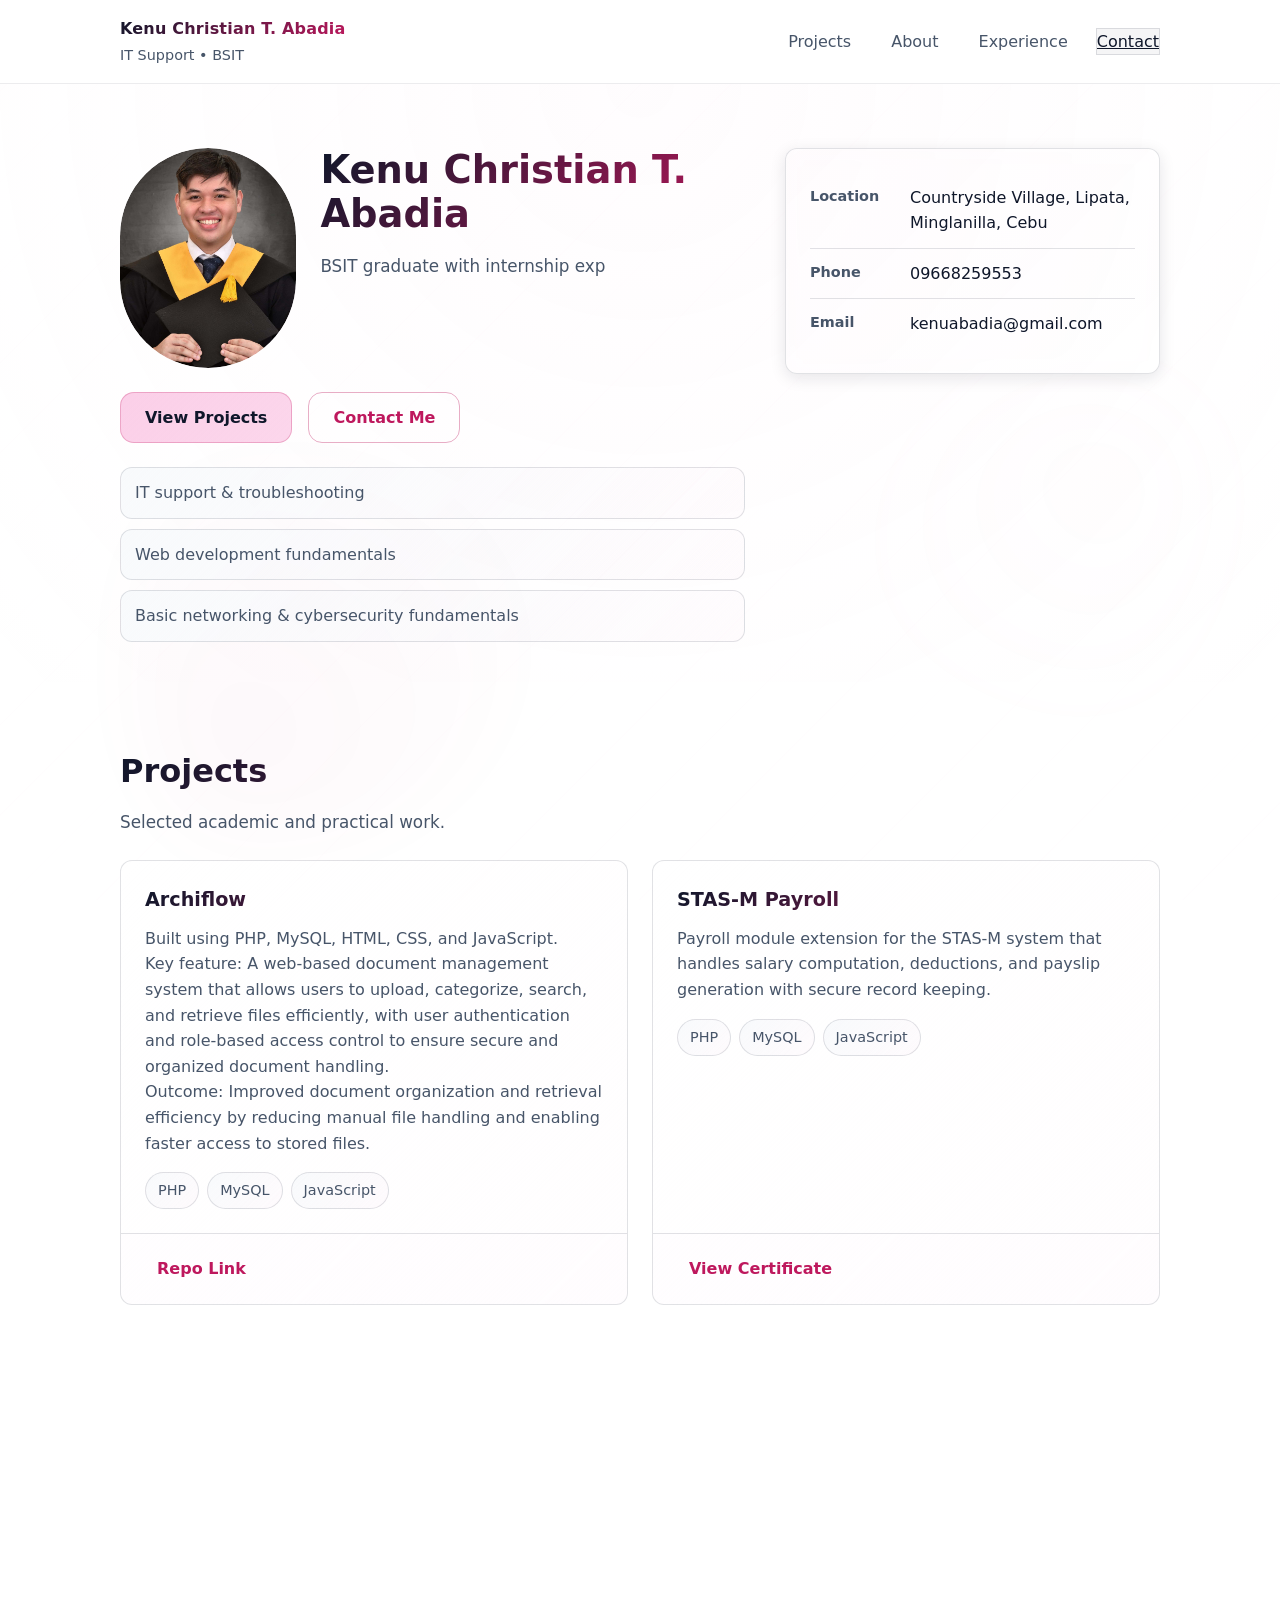
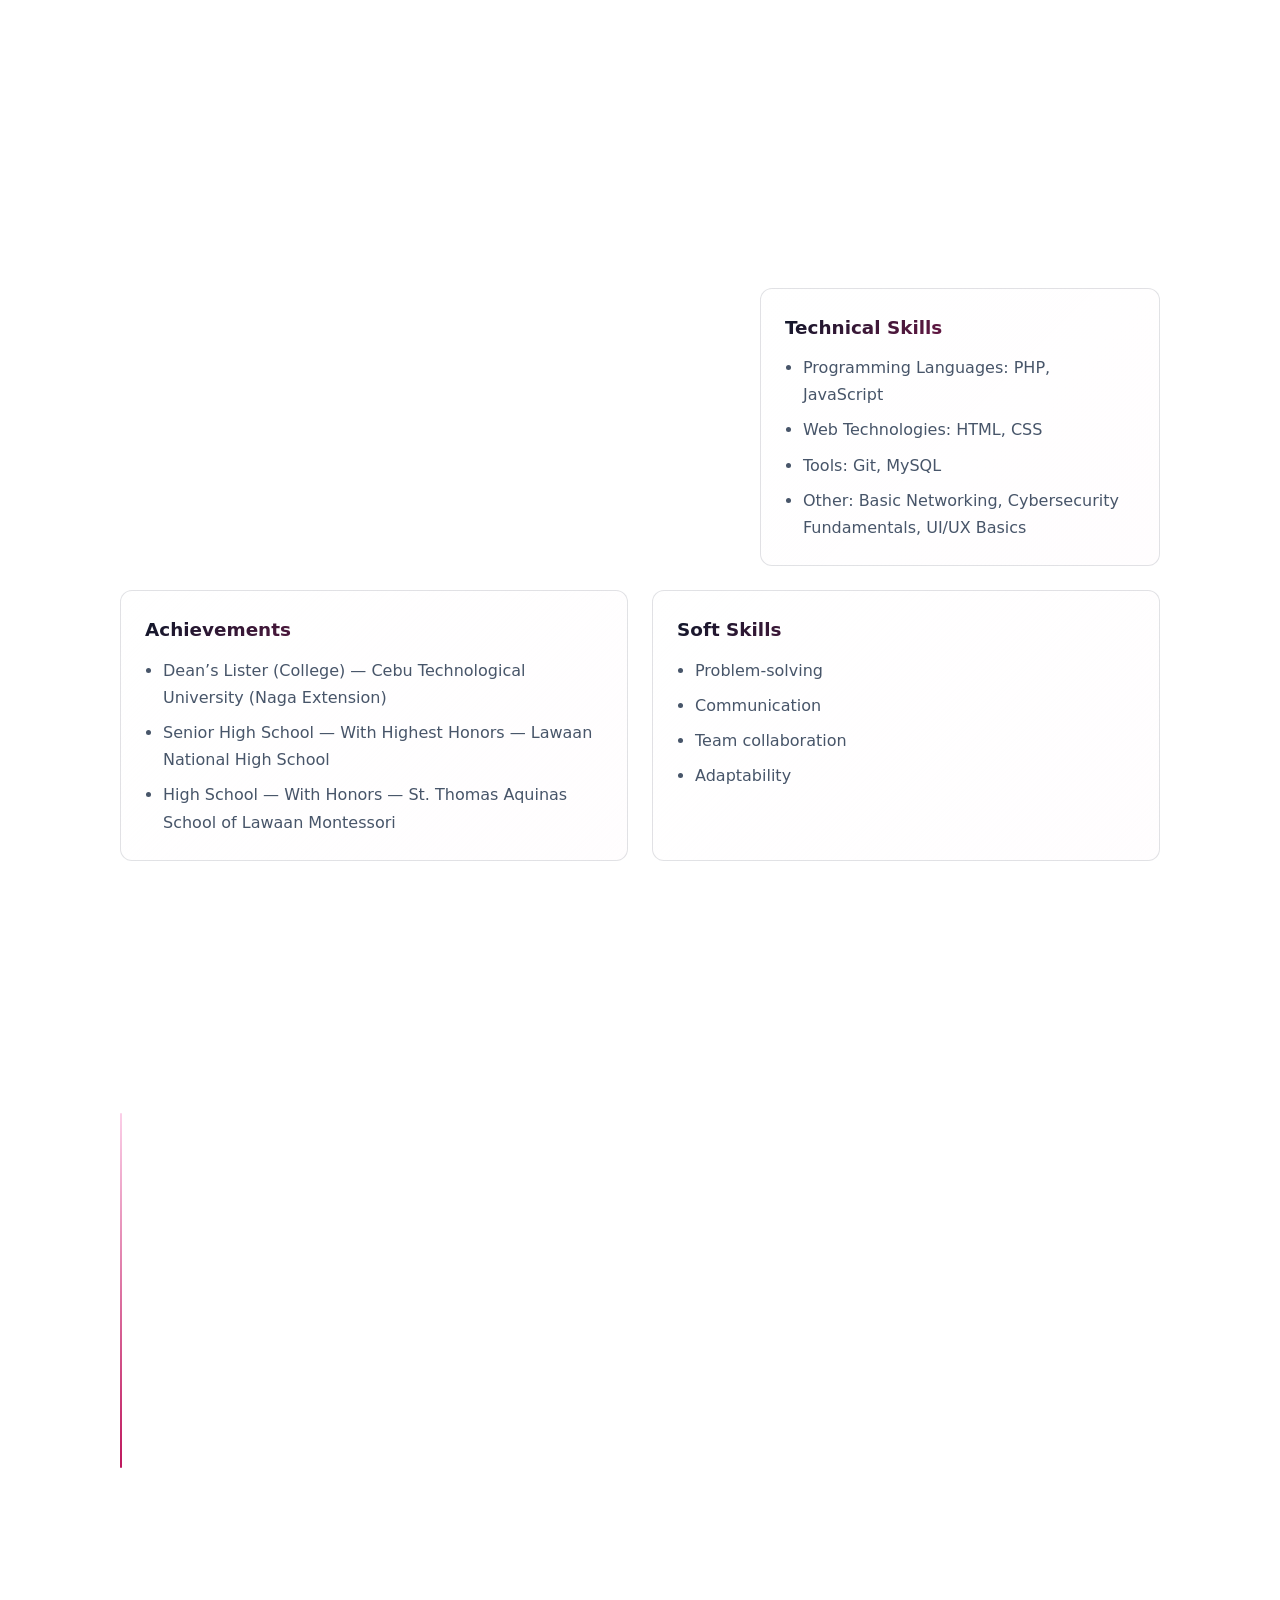
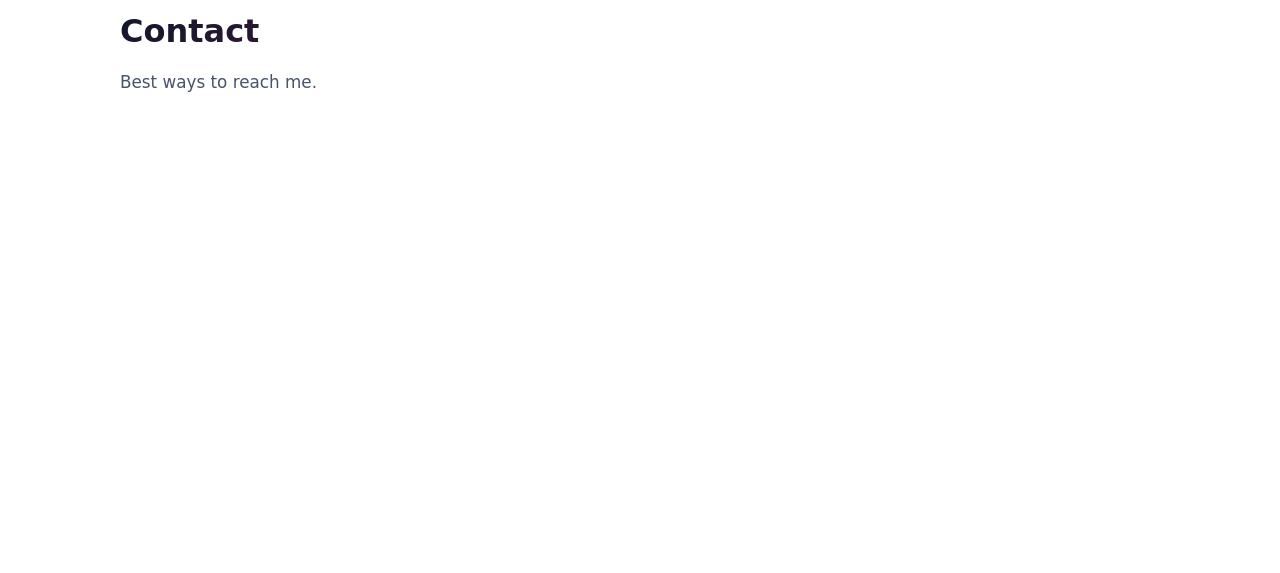
<file: index.html>
<!doctype html>
<html lang="en">
  <head>
    <meta charset="UTF-8" />
    <meta name="viewport" content="width=device-width, initial-scale=1" />
    <title>Kenu Christian T. Abadia — IT Portfolio</title>
    <meta
      name="description"
      content="One-page IT portfolio featuring projects, skills, experience, and contact details."
    />
    <link rel="stylesheet" href="css/modern.css" />
    <link rel="stylesheet" href="css/image-modal.css" />
  </head>
  <body>
    <div class="scroll-progress"></div>
    <div class="animated-bg-blob blob-1"></div>
    <div class="animated-bg-blob blob-2"></div>

    <header class="site-header">
      <div class="container header-inner">
        <a class="brand" href="#top" aria-label="Go to top">
          <span class="brand-name">Kenu Christian T. Abadia</span>
          <span class="brand-role">IT Support • BSIT</span>
        </a>

        <nav class="nav" aria-label="Primary">
          <a href="#projects" class="nav-link">Projects</a>
          <a href="#about" class="nav-link">About</a>
          <a href="#experience" class="nav-link">Experience</a>
          <a class="nav-cta" href="#contact">Contact</a>
        </nav>
      </div>
    </header>

    <main id="top">
      <section class="hero" aria-label="Introduction" data-scroll>
        <div class="container hero-inner">
          <div class="hero-copy">
            <div class="hero-top">
              <a
                class="avatar-link"
                href="assets/img/profile.jpg"
                target="_blank"
                rel="noopener noreferrer"
                aria-label="Open profile photo in a new tab"
              >
                <img
                  class="avatar"
                  src="assets/img/profile.jpg"
                  width="220"
                  height="220"
                  alt="Profile photo of Kenu Christian T. Abadia"
                />
              </a>

              <div>
                <h1 class="hero-title" data-scroll>Kenu Christian T. Abadia</h1>
                <p class="hero-subtitle" data-scroll-type="typing">
                  BSIT graduate with internship experience in IT support and exposure to web development. Skilled in PHP, JavaScript, HTML, CSS, Git, and MySQL.
                </p>
              </div>
            </div>
            <div class="hero-actions" data-scroll>
              <a class="button" href="#projects">View Projects</a>
              <a class="button button-secondary" href="#contact">Contact Me</a>
            </div>

            <ul class="hero-highlights" aria-label="Highlights" data-scroll>
              <li>IT support & troubleshooting</li>
              <li>Web development fundamentals</li>
              <li>Basic networking & cybersecurity fundamentals</li>
            </ul>
          </div>

          <div class="hero-card" aria-label="Quick info" data-scroll>
            <div class="quick-row">
              <span class="quick-label">Location</span>
              <span class="quick-value">Countryside Village, Lipata, Minglanilla, Cebu</span>
            </div>
            <div class="quick-row">
              <span class="quick-label">Phone</span>
              <a class="quick-value" href="tel:+639668259553">09668259553</a>
            </div>
            <div class="quick-row">
              <span class="quick-label">Email</span>
              <a class="quick-value" href="mailto:kenuabadia@gmail.com">kenuabadia@gmail.com</a>
            </div>
          </div>
        </div>
      </section>

      <section class="section" id="projects" aria-label="Projects" data-scroll>
        <div class="container">
          <header class="section-header" data-scroll>
            <h2>Projects</h2>
            <p class="section-lede">
              Selected academic and practical work.
            </p>
          </header>

          <div class="grid cards">
            <article class="card" data-scroll>
              <div class="card-overlay"></div>
              <div class="card-body">
                <h3>Archiflow</h3>
                <p>Built using PHP, MySQL, HTML, CSS, and JavaScript.</p>
                <p class="card-detail">Key feature: <span class="muted">A web-based document management system that allows users to upload, categorize, search, and retrieve files efficiently, with user authentication and role-based access control to ensure secure and organized document handling.</span></p>
                <p class="card-detail">Outcome: <span class="muted">Improved document organization and retrieval efficiency by reducing manual file handling and enabling faster access to stored files.</span></p>
                <ul class="tags" aria-label="Tech used">
                  <li>PHP</li>
                  <li>MySQL</li>
                  <li>JavaScript</li>
                </ul>
              </div>
              <div class="card-footer">
                <a
                  class="link"
                  href="https://github.com/Kenu1030/Archiflow"
                  target="_blank"
                  rel="noopener noreferrer"
                >
                  Repo Link
                </a>
              </div>
            </article>

            <article class="card" data-scroll>
              <div class="card-overlay"></div>
              <div class="card-body">
                <h3>STAS-M Payroll</h3>
                <p>
                  Payroll module extension for the STAS-M system that handles salary computation, deductions, and payslip generation with secure record keeping.
                </p>
                <ul class="tags" aria-label="Tech used">
                  <li>PHP</li>
                  <li>MySQL</li>
                  <li>JavaScript</li>
                </ul>
              </div>
              <div class="card-footer">
                <a
                  class="link"
                  href="assets/img/certificate.jpg"
                  aria-label="View STAS-M Payroll certificate"
                >
                  View Certificate
                </a>
              </div>
            </article>

            <article class="card" data-scroll>
              <div class="card-overlay"></div>
              <div class="card-body">
                <h3>Job Tracker — AI Resume Critique</h3>
                <p>
                  Applicant tracking and job management tool with an integrated AI assistant that reads resumes and provides automated critique and improvement suggestions.
                </p>
                <ul class="tags" aria-label="Tech used">
                  <li>Node.js</li>
                  <li>JavaScript</li>
                  <li>AI</li>
                </ul>
              </div>
              <div class="card-footer">
                <a
                  class="link"
                  href="https://github.com/Kenu1030/job-tracker"
                  target="_blank"
                  rel="noopener noreferrer"
                >
                  Repo Link
                </a>
              </div>
            </article>

            <article class="card" data-scroll>
              <div class="card-overlay"></div>
              <div class="card-body">
                <h3>STAS-M Student System Management</h3>
                <p>
                  Enables administrators to manage student records,
                  including registration, updating profiles, and tracking academic information,
                  with a searchable database and user-friendly interface.
                </p>
                <ul class="tags" aria-label="Tech used">
                  <li>PHP</li>
                  <li>MySQL</li>
                  <li>JavaScript</li>
                </ul>
              </div>
              <div class="card-footer">
                <a
                  class="link"
                  href="assets/img/certificate.jpg"
                  aria-label="View STAS-M certificate"
                >
                  View Certificate
                </a>
              </div>
            </article>
          </div>
        </div>
      </section>

      <section class="section" id="about" aria-label="About" data-scroll>
        <div class="container">
          <header class="section-header" data-scroll>
            <h2>About</h2>
            <p class="section-lede">
              Professional summary, skills, and strengths.
            </p>
          </header>

          <div class="split">
            <div data-scroll>
              <p>
                I’m a BSIT graduate with hands-on internship
                experience supporting users and maintaining IT systems.
                I enjoy troubleshooting, building efficient workflows, and
                improving systems through clear documentation.
              </p>
              <p>
                I’m also interested in software development and web systems,
                and I’m looking for roles where I can contribute and grow.
              </p>
            </div>

            <div class="panel" data-scroll>
              <h3 class="panel-title">Technical Skills</h3>
              <ul class="bullets">
                <li>Programming Languages: PHP, JavaScript</li>
                <li>Web Technologies: HTML, CSS</li>
                <li>Tools: Git, MySQL</li>
                <li>Other: Basic Networking, Cybersecurity Fundamentals, UI/UX Basics</li>
              </ul>
            </div>
          </div>

          <div class="grid two-up" aria-label="Additional strengths">
            <div class="panel" data-scroll>
              <h3 class="panel-title">Achievements</h3>
              <ul class="bullets">
                <li>Dean’s Lister (College) — Cebu Technological University (Naga Extension)</li>
                <li>Senior High School — With Highest Honors — Lawaan National High School</li>
                <li>High School — With Honors — St. Thomas Aquinas School of Lawaan Montessori</li>
              </ul>
            </div>

            <div class="panel" data-scroll>
              <h3 class="panel-title">Soft Skills</h3>
              <ul class="bullets">
                <li>Problem-solving</li>
                <li>Communication</li>
                <li>Team collaboration</li>
                <li>Adaptability</li>
              </ul>
            </div>
          </div>
        </div>
      </section>

      <section class="section" id="experience" aria-label="Experience" data-scroll>
        <div class="container">
          <header class="section-header" data-scroll>
            <h2>Experience</h2>
            <p class="section-lede">Internship experience and education.</p>
          </header>

          <div class="stack">
            <article class="timeline-item" data-scroll>
              <div class="timeline-top">
                <h3>IT Intern (On-the-Job Training) — St. Thomas Aquinas School of Lawaan Montessori</h3>
                <span class="muted">January — May</span>
              </div>
              <ul class="bullets">
                <li>Assisted in troubleshooting hardware and software issues in the IT department</li>
                <li>Supported system installation, configuration, and maintenance</li>
                <li>Handled basic IT support requests and user assistance</li>
                <li>Collaborated with the team in maintaining office IT systems</li>
              </ul>
            </article>

            <article class="timeline-item" data-scroll>
              <div class="timeline-top">
                <h3>Bachelor of Science in Information Technology — Cebu Technological University (Naga Extension)</h3>
                <span class="muted">Expected Graduation</span>
              </div>
              <p>Relevant Coursework: <span class="muted">Web Development, Software Engineering</span></p>
            </article>
          </div>
        </div>
      </section>

      <section class="section" id="contact" aria-label="Contact" data-scroll>
        <div class="container">
          <header class="section-header" data-scroll>
            <h2>Contact</h2>
            <p class="section-lede">
              Best ways to reach me.
            </p>
          </header>

          <div class="contact">
            <div class="panel" data-scroll>
              <h3 class="panel-title">Message</h3>
              <p>
                Email: <a class="link" href="mailto:kenuabadia@gmail.com">kenuabadia@gmail.com</a>
              </p>
              <p>
                Phone: <a class="link" href="tel:+639668259553">09668259553</a>
              </p>
              <p class="muted">Location: Countryside Village, Lipata, Minglanilla, Cebu</p>
            </div>

            <div class="panel" data-scroll>
              <h3 class="panel-title">What I’m looking for</h3>
              <ul class="bullets">
                <li>IT support / helpdesk / desktop support</li>
                <li>Entry-level IT operations / system support</li>
                <li>Junior web / software roles where I can grow</li>
              </ul>
            </div>
          </div>
        </div>
      </section>
    </main>

    <footer class="site-footer" data-scroll>
      <div class="container footer-inner">
        <p class="muted">© Kenu Christian T. Abadia</p>
        <p class="muted">Built with HTML + CSS + Modern Interactions</p>
      </div>
    </footer>

    <script src="js/interactions.js"></script>
    <script src="js/image-modal.js"></script>
  </body>
</html>
</file>
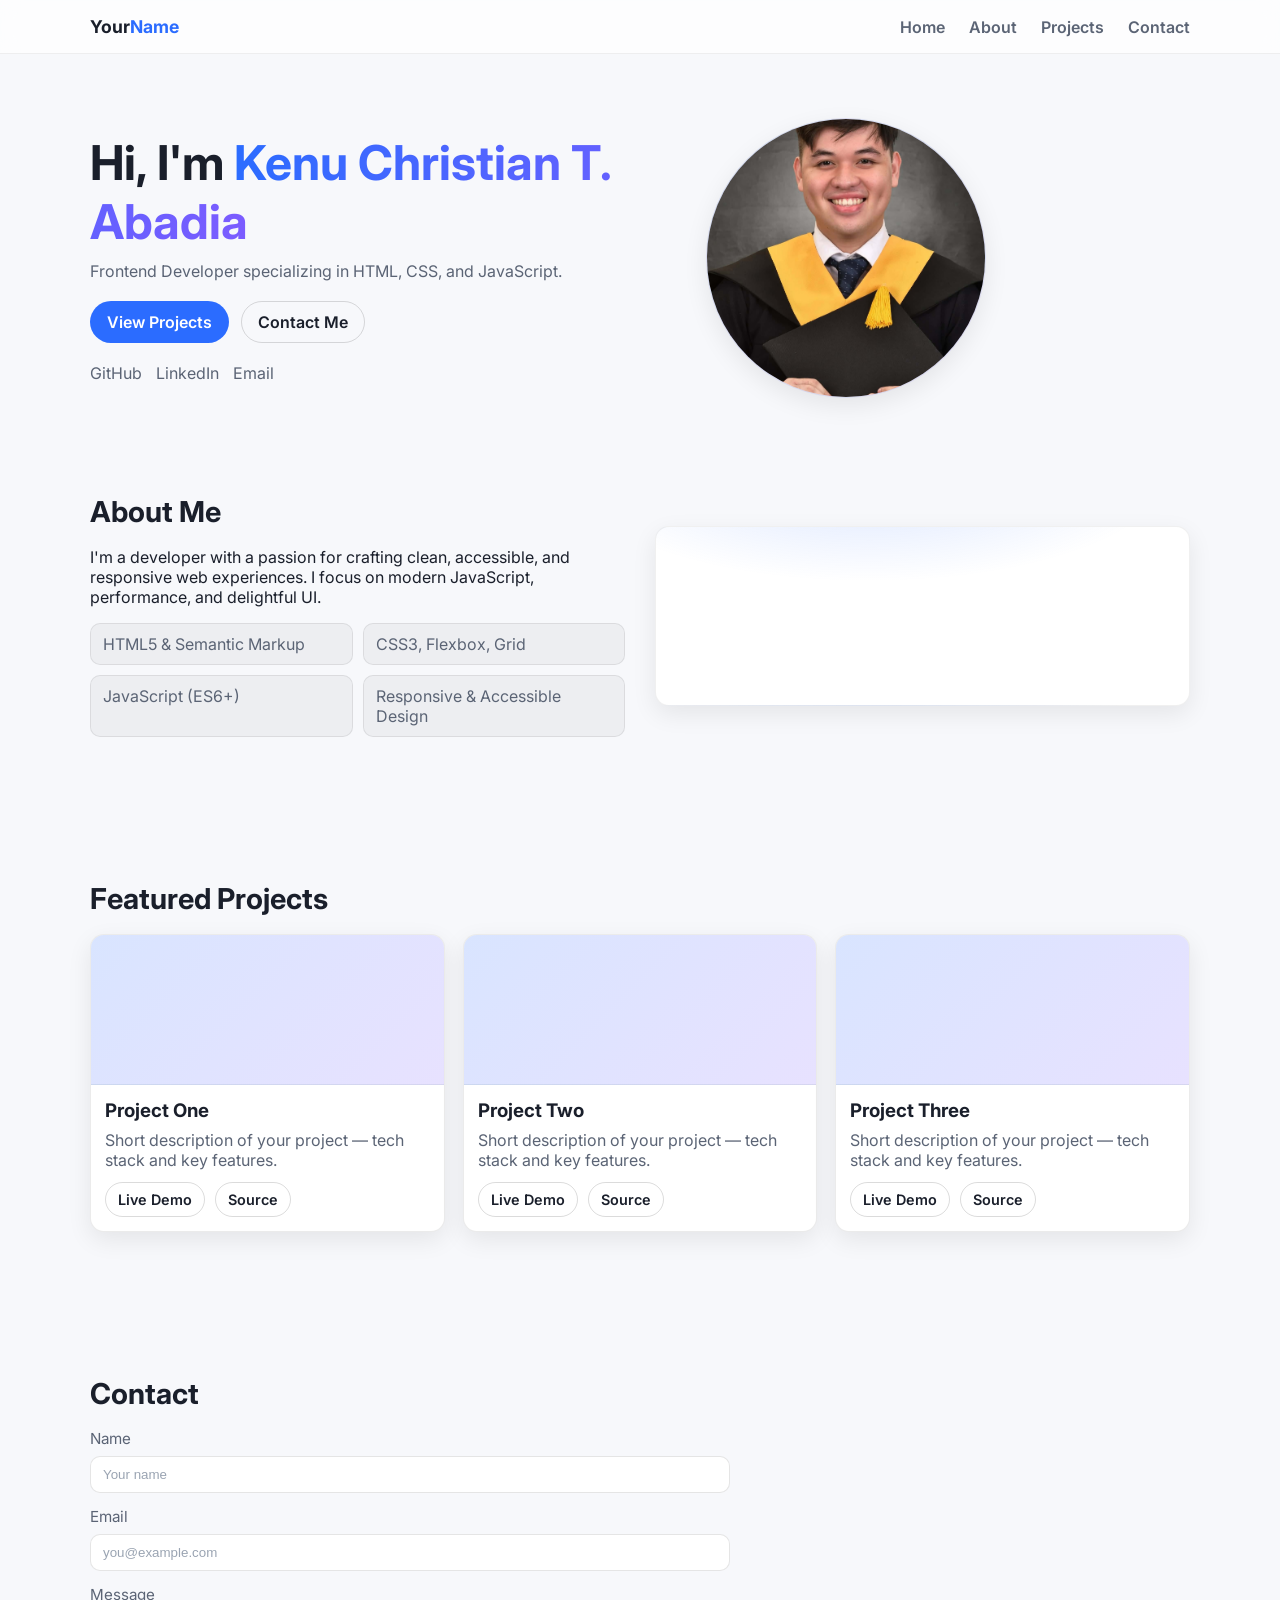
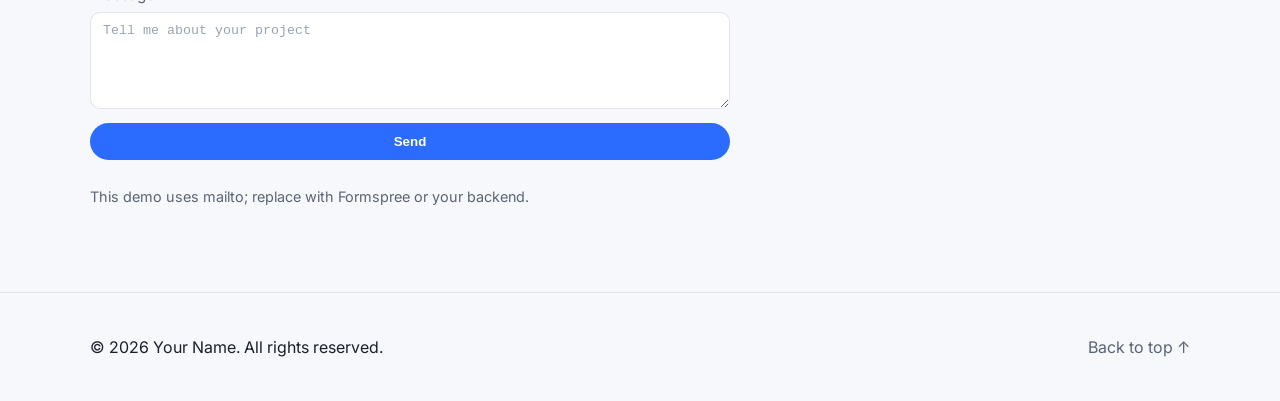
<file: Portfolio/index.html>
<!DOCTYPE html>
<html lang="en">
<head>
  <meta charset="utf-8" />
  <meta name="viewport" content="width=device-width, initial-scale=1" />
  <title>Portfolio — Your Name</title>
  <meta name="description" content="Personal portfolio of Your Name: Frontend Developer, UI/UX, and JavaScript engineer." />
  <link rel="preconnect" href="https://fonts.googleapis.com">
  <link rel="preconnect" href="https://fonts.gstatic.com" crossorigin>
  <link href="https://fonts.googleapis.com/css2?family=Inter:wght@400;600;700&display=swap" rel="stylesheet">
  <link rel="stylesheet" href="styles.css" />
</head>
<body>
  <header class="site-header">
    <div class="container nav-wrap">
      <a href="#home" class="logo">Your<span>Name</span></a>
      <button class="nav-toggle" aria-label="Toggle navigation" aria-expanded="false">
        <span class="bar"></span><span class="bar"></span><span class="bar"></span>
      </button>
      <nav class="nav" aria-label="Primary">
        <ul>
          <li><a href="#home">Home</a></li>
          <li><a href="#about">About</a></li>
          <li><a href="#projects">Projects</a></li>
          <li><a href="#contact">Contact</a></li>
        </ul>
      </nav>
    </div>
  </header>

  <main id="home" class="hero">
    <div class="container hero-inner">
      <div class="hero-text" data-reveal>
        <h1>Hi, I'm <span class="accent"> Kenu Christian T. Abadia </span></h1>
        <p class="subtitle">Frontend Developer specializing in HTML, CSS, and JavaScript.</p>
        <div class="cta">
          <a href="#projects" class="btn primary">View Projects</a>
          <a href="#contact" class="btn">Contact Me</a>
        </div>
        <div class="socials">
          <a href="https://github.com/yourusername" target="_blank" rel="noopener" aria-label="GitHub">GitHub</a>
          <a href="https://www.linkedin.com/in/yourusername" target="_blank" rel="noopener" aria-label="LinkedIn">LinkedIn</a>
          <a href="mailto:you@example.com" aria-label="Email">Email</a>
        </div>
      </div>
      <div class="hero-media" data-reveal>
        <div class="avatar">
          <!-- Replace with your image in assets/images/avatar.jpg -->
          <img src="assets/images/profile.jpg" alt="Your portrait" />
        </div>
      </div>
    </div>
  </main>

  <section id="about" class="section about">
    <div class="container grid-2">
      <div>
        <h2>About Me</h2>
        <p>
          I'm a developer with a passion for crafting clean, accessible, and responsive web experiences.
          I focus on modern JavaScript, performance, and delightful UI.
        </p>
        <ul class="skills">
          <li>HTML5 & Semantic Markup</li>
          <li>CSS3, Flexbox, Grid</li>
          <li>JavaScript (ES6+)</li>
          <li>Responsive & Accessible Design</li>
        </ul>
      </div>
      <div class="about-card" aria-hidden="true"></div>
    </div>
  </section>

  <section id="projects" class="section projects">
    <div class="container">
      <h2>Featured Projects</h2>
      <div class="project-grid">
        <article class="project" data-reveal>
          <div class="thumb"></div>
          <div class="content">
            <h3>Project One</h3>
            <p>Short description of your project — tech stack and key features.</p>
            <div class="links">
              <a href="#" class="btn small">Live Demo</a>
              <a href="#" class="btn small outline">Source</a>
            </div>
          </div>
        </article>
        <article class="project" data-reveal>
          <div class="thumb"></div>
          <div class="content">
            <h3>Project Two</h3>
            <p>Short description of your project — tech stack and key features.</p>
            <div class="links">
              <a href="#" class="btn small">Live Demo</a>
              <a href="#" class="btn small outline">Source</a>
            </div>
          </div>
        </article>
        <article class="project" data-reveal>
          <div class="thumb"></div>
          <div class="content">
            <h3>Project Three</h3>
            <p>Short description of your project — tech stack and key features.</p>
            <div class="links">
              <a href="#" class="btn small">Live Demo</a>
              <a href="#" class="btn small outline">Source</a>
            </div>
          </div>
        </article>
      </div>
    </div>
  </section>

  <section id="contact" class="section contact">
    <div class="container">
      <h2>Contact</h2>
      <form class="contact-form" aria-label="Contact form">
        <div class="field">
          <label for="name">Name</label>
          <input id="name" name="name" type="text" placeholder="Your name" required />
        </div>
        <div class="field">
          <label for="email">Email</label>
          <input id="email" name="email" type="email" placeholder="you@example.com" required />
        </div>
        <div class="field">
          <label for="message">Message</label>
          <textarea id="message" name="message" rows="5" placeholder="Tell me about your project" required></textarea>
        </div>
        <button type="submit" class="btn primary">Send</button>
        <p class="form-hint">This demo uses mailto; replace with Formspree or your backend.</p>
      </form>
    </div>
  </section>

  <footer class="site-footer">
    <div class="container footer-inner">
      <p>© <span id="year"></span> Your Name. All rights reserved.</p>
      <a href="#home" class="back-to-top">Back to top ↑</a>
    </div>
  </footer>

  <script src="script.js"></script>
</body>
</html>
</file>
<file: css/modern.css>
/* ==================== MODERN PORTFOLIO STYLES ==================== */
/* Advanced animations, glassmorphism, and visual effects */

:root {
  --bg: #ffffff;
  --surface: #ffffff;
  --surface-2: #f8fafc;
  --text: #0f172a;
  --muted: #475569;
  --border: rgba(15, 23, 42, 0.12);
  --accent: #fbcfe8;
  --accent-rgb: 251 207 232;
  --accent-ink: #be185d;
  --accent-ink-rgb: 190 24 93;

  --max: 1040px;
  --radius: 12px;

  --space-1: 8px;
  --space-2: 12px;
  --space-3: 16px;
  --space-4: 24px;
  --space-5: 40px;
  --space-6: 64px;

  --shadow: 0 1px 0 rgba(15, 23, 42, 0.06);
  --shadow-2: 0 2px 0 rgba(15, 23, 42, 0.08);
  --shadow-md: 0 4px 16px rgba(15, 23, 42, 0.1);
  --shadow-lg: 0 12px 32px rgba(15, 23, 42, 0.14);
  --shadow-xl: 0 20px 48px rgba(15, 23, 42, 0.18);

  --glow-soft: 0 0 20px rgba(251, 207, 232, 0.3);
  --glow-medium: 0 0 40px rgba(190, 24, 93, 0.15);
  --glow-strong: 0 0 60px rgba(251, 207, 232, 0.25);
}

/* ==================== ANIMATIONS ==================== */

@keyframes fadeInUp {
  from {
    opacity: 0;
    transform: translateY(30px);
  }
  to {
    opacity: 1;
    transform: translateY(0);
  }
}

@keyframes fadeIn {
  from { opacity: 0; }
  to { opacity: 1; }
}

@keyframes slideInRight {
  from {
    opacity: 0;
    transform: translateX(-30px);
  }
  to {
    opacity: 1;
    transform: translateX(0);
  }
}

@keyframes slideInLeft {
  from {
    opacity: 0;
    transform: translateX(30px);
  }
  to {
    opacity: 1;
    transform: translateX(0);
  }
}

@keyframes scaleIn {
  from {
    opacity: 0;
    transform: scale(0.9);
  }
  to {
    opacity: 1;
    transform: scale(1);
  }
}

@keyframes float {
  0%, 100% { transform: translateY(0px); }
  50% { transform: translateY(-20px); }
}

@keyframes floatSlow {
  0%, 100% { transform: translateY(0px) rotate(0deg); }
  50% { transform: translateY(-30px) rotate(5deg); }
}

@keyframes glow {
  0%, 100% {
    box-shadow: 0 0 20px rgba(251, 207, 232, 0.2);
  }
  50% {
    box-shadow: 0 0 40px rgba(251, 207, 232, 0.4), 0 0 60px rgba(190, 24, 93, 0.1);
  }
}

@keyframes shimmer {
  0% {
    background-position: -1000px 0;
  }
  100% {
    background-position: 1000px 0;
  }
}

@keyframes pulse {
  0%, 100% { opacity: 1; }
  50% { opacity: 0.7; }
}

@keyframes underlineReveal {
  from { transform: scaleX(0); }
  to { transform: scaleX(1); }
}

@keyframes blobAnimation1 {
  0%, 100% {
    transform: translate(0, 0) scale(1);
  }
  33% {
    transform: translate(-50px, -80px) scale(1.1);
  }
  66% {
    transform: translate(30px, 50px) scale(0.9);
  }
}

@keyframes blobAnimation2 {
  0%, 100% {
    transform: translate(0, 0) scale(1);
  }
  33% {
    transform: translate(60px, 30px) scale(0.95);
  }
  66% {
    transform: translate(-40px, -60px) scale(1.05);
  }
}

/* ==================== BASE STYLES ==================== */

*,
*::before,
*::after {
  box-sizing: border-box;
}

html,
body {
  height: 100%;
}

html {
  scroll-behavior: smooth;
}

body {
  margin: 0;
  background: var(--bg);
  background-image:
    repeating-linear-gradient(
      135deg,
      rgba(var(--accent-rgb) / 0.03) 0,
      rgba(var(--accent-rgb) / 0.03) 1px,
      transparent 1px,
      transparent 64px
    );
  background-attachment: fixed;
  color: var(--text);
  font-family: system-ui, -apple-system, Segoe UI, Roboto, Arial, sans-serif;
  line-height: 1.6;
  overflow-x: hidden;
}

img {
  max-width: 100%;
  height: auto;
}

a {
  color: inherit;
}

a:focus-visible {
  outline: 3px solid rgba(var(--accent-ink-rgb) / 0.45);
  outline-offset: 3px;
  border-radius: 10px;
}

:target {
  scroll-margin-top: 96px;
}

.container {
  width: min(var(--max), 100% - 40px);
  margin-inline: auto;
}

.muted {
  color: var(--muted);
}

/* ==================== ANIMATED BACKGROUND ELEMENTS ==================== */

.animated-bg-blob {
  position: fixed;
  z-index: -1;
  opacity: 0.03;
  pointer-events: none;
}

.blob-1 {
  width: 400px;
  height: 400px;
  background: radial-gradient(circle at 30% 70%, rgba(190, 24, 93, 0.8), transparent);
  border-radius: 40% 60% 70% 30% / 40% 50% 60% 50%;
  top: 50%;
  left: 10%;
  animation: blobAnimation1 20s ease-in-out infinite;
  filter: blur(40px);
}

.blob-2 {
  width: 350px;
  height: 350px;
  background: radial-gradient(circle at 70% 30%, rgba(251, 207, 232, 0.6), transparent);
  border-radius: 60% 40% 30% 70% / 60% 30% 70% 40%;
  bottom: 20%;
  right: 5%;
  animation: blobAnimation2 25s ease-in-out infinite;
  filter: blur(50px);
}

/* ==================== SCROLL PROGRESS INDICATOR ==================== */

.scroll-progress {
  position: fixed;
  top: 0;
  left: 0;
  height: 3px;
  background: linear-gradient(90deg, var(--accent) 0%, var(--accent-ink) 50%, var(--accent) 100%);
  width: 0%;
  z-index: 9999;
  transition: width 100ms ease;
  box-shadow: 0 0 10px var(--glow-soft);
}

/* ==================== HEADER & NAVBAR ==================== */

.site-header {
  position: sticky;
  top: 0;
  z-index: 100;
  background: rgba(255, 255, 255, 0.85);
  border-bottom: 1px solid rgba(15, 23, 42, 0.08);
  backdrop-filter: blur(0px);
  transition: all 400ms cubic-bezier(0.34, 1.56, 0.64, 1);
  animation: fadeIn 600ms ease;
}

.site-header.scrolled {
  background: rgba(255, 255, 255, 0.92);
  border-bottom-color: rgba(15, 23, 42, 0.12);
  box-shadow: var(--shadow-md);
}

.header-inner {
  display: flex;
  align-items: center;
  justify-content: space-between;
  padding: var(--space-3) 0;
  gap: var(--space-3);
}

.brand {
  text-decoration: none;
  display: grid;
  gap: 2px;
  transition: transform 300ms cubic-bezier(0.34, 1.56, 0.64, 1);
}

.brand:hover {
  transform: translateY(-2px);
}

.brand-name {
  font-weight: 750;
  letter-spacing: 0.2px;
  background: linear-gradient(135deg, var(--text) 0%, var(--accent-ink) 100%);
  -webkit-background-clip: text;
  -webkit-text-fill-color: transparent;
  background-clip: text;
}

.brand-role {
  color: var(--muted);
  font-size: 0.9rem;
}

.nav {
  display: flex;
  gap: var(--space-3);
  align-items: center;
  flex-wrap: wrap;
  justify-content: flex-end;
}

.nav-link {
  text-decoration: none;
  color: var(--muted);
  padding: 8px 12px;
  border-radius: 10px;
  transition: all 300ms cubic-bezier(0.34, 1.56, 0.64, 1);
  position: relative;
  font-weight: 500;
}

.nav-link::before {
  content: '';
  position: absolute;
  bottom: 4px;
  left: 12px;
  right: 12px;
  height: 2px;
  background: linear-gradient(90deg, var(--accent-ink), var(--accent));
  border-radius: 1px;
  transform: scaleX(0);
  transform-origin: center;
  transition: transform 400ms cubic-bezier(0.34, 1.56, 0.64, 1);
}

.nav-link:hover {
  color: var(--text);
  background: rgba(15, 23, 42, 0.04);
  transform: translateY(-2px);
}

.nav-link:hover::before,
.nav-link.active::before {
  transform: scaleX(1);
}

.nav-link.active {
  color: var(--accent-ink);
  background: rgba(var(--accent-rgb) / 0.08);
}

.nav-cta {
  color: var(--text) !important;
  background: rgba(15, 23, 42, 0.04);
  border: 1.5px solid var(--border);
  transition: all 300ms cubic-bezier(0.34, 1.56, 0.64, 1);
  position: relative;
  overflow: hidden;
}

.nav-cta::after {
  content: '';
  position: absolute;
  inset: 0;
  background: rgba(var(--accent-rgb) / 0.15);
  transform: scaleX(0);
  transform-origin: left;
  transition: transform 300ms cubic-bezier(0.34, 1.56, 0.64, 1);
  z-index: -1;
}

.nav-cta:hover {
  border-color: rgba(var(--accent-ink-rgb) / 0.4);
  background: rgba(var(--accent-rgb) / 0.15);
}

.nav-cta:hover::after {
  transform: scaleX(1);
}

/* ==================== HERO SECTION ==================== */

.hero {
  padding: var(--space-6) 0 var(--space-5);
  animation: fadeInUp 800ms ease 100ms both;
  position: relative;
}

.hero::before {
  content: '';
  position: absolute;
  inset: 0;
  background: radial-gradient(circle at 50% 0%, rgba(251, 207, 232, 0.05), transparent);
  pointer-events: none;
}

.hero-inner {
  display: grid;
  grid-template-columns: 1.25fr 0.75fr;
  gap: var(--space-5);
  align-items: start;
  position: relative;
  z-index: 1;
}

.hero-copy {
  animation: none;
}

.hero-top {
  display: flex;
  align-items: flex-start;
  gap: var(--space-4);
  animation: slideInRight 700ms ease 150ms both;
}

.avatar-link {
  display: inline-block;
  border-radius: 999px;
  overflow: hidden;
  position: relative;
}

.avatar {
  display: block;
  width: 220px;
  height: 220px;
  object-fit: cover;
  border-radius: 999px;
  box-shadow: var(--shadow-md);
  flex: 0 0 auto;
  margin: 0;
  transition: all 500ms cubic-bezier(0.34, 1.56, 0.64, 1);
  animation: fadeInUp 800ms ease both;
  position: relative;
}

.avatar::before {
  content: '';
  position: absolute;
  inset: -4px;
  background: linear-gradient(135deg, var(--accent), var(--accent-ink));
  border-radius: 999px;
  opacity: 0;
  transition: opacity 400ms ease;
  z-index: -1;
  animation: pulse 3s ease-in-out infinite;
}

.avatar:hover {
  transform: scale(1.08) rotateY(5deg);
  box-shadow:
    0 0 0 12px rgba(var(--accent-rgb) / 0.15),
    var(--shadow-lg),
    var(--glow-strong);
  filter: brightness(1.05) saturate(1.1);
}

.avatar-link:focus-within .avatar {
  box-shadow:
    0 0 0 12px rgba(var(--accent-rgb) / 0.15),
    var(--shadow-lg);
}

.hero-title {
  margin: 0;
  font-size: clamp(2rem, 3vw, 3.5rem);
  line-height: 1.15;
  background: linear-gradient(135deg, var(--text) 0%, var(--accent-ink) 100%);
  -webkit-background-clip: text;
  -webkit-text-fill-color: transparent;
  background-clip: text;
  animation: fadeInUp 700ms ease 200ms both;
}

.hero-subtitle {
  margin: var(--space-3) 0 0;
  color: var(--muted);
  max-width: 62ch;
  line-height: 1.7;
  animation: fadeInUp 700ms ease 250ms both;
  font-size: 1.05rem;
}

.hero-actions {
  display: flex;
  gap: var(--space-3);
  flex-wrap: wrap;
  margin-top: var(--space-4);
  animation: fadeInUp 700ms ease 300ms both;
}

.button {
  display: inline-block;
  text-decoration: none;
  padding: 12px 24px;
  border-radius: 14px;
  border: 1.5px solid var(--border);
  background: linear-gradient(135deg, var(--accent) 0%, rgba(var(--accent-rgb) / 0.85) 100%);
  color: var(--text);
  border-color: rgba(var(--accent-ink-rgb) / 0.25);
  transition: all 350ms cubic-bezier(0.34, 1.56, 0.64, 1);
  position: relative;
  overflow: hidden;
  cursor: pointer;
  font-weight: 600;
  font-size: 1rem;
}

.button::before {
  content: '';
  position: absolute;
  inset: 0;
  background: radial-gradient(circle at 50% 50%, rgba(255, 255, 255, 0.4), transparent);
  opacity: 0;
  transition: opacity 400ms ease;
  pointer-events: none;
}

.button:hover {
  background: linear-gradient(135deg, rgba(var(--accent-rgb) / 0.95) 0%, rgba(var(--accent-rgb) / 0.8) 100%);
  box-shadow: var(--shadow-lg), var(--glow-soft);
  transform: translateY(-3px);
  border-color: rgba(var(--accent-ink-rgb) / 0.4);
}

.button:active {
  transform: translateY(-1px);
}

.button-secondary {
  color: var(--accent-ink);
  background: transparent;
  border-color: rgba(var(--accent-ink-rgb) / 0.35);
}

.button-secondary:hover {
  background: rgba(var(--accent-rgb) / 0.2);
  border-color: rgba(var(--accent-ink-rgb) / 0.5);
  box-shadow: var(--shadow-md), 0 0 20px rgba(var(--accent-rgb) / 0.2);
}

.hero-highlights {
  list-style: none;
  padding: 0;
  margin: var(--space-4) 0 0;
  display: grid;
  gap: 10px;
  color: var(--muted);
}

.hero-highlights li {
  border: 1.5px solid var(--border);
  background: linear-gradient(135deg, var(--surface-2) 0%, rgba(var(--accent-rgb) / 0.05) 100%);
  padding: 12px 14px;
  border-radius: var(--radius);
  transition: all 350ms cubic-bezier(0.34, 1.56, 0.64, 1);
  animation: fadeInUp 600ms ease both;
  position: relative;
  overflow: hidden;
}

.hero-highlights li:nth-child(1) { animation-delay: 250ms; }
.hero-highlights li:nth-child(2) { animation-delay: 350ms; }
.hero-highlights li:nth-child(3) { animation-delay: 450ms; }

.hero-highlights li::before {
  content: '';
  position: absolute;
  inset: 0;
  background: linear-gradient(90deg, transparent, rgba(var(--accent-rgb) / 0.2), transparent);
  transform: translateX(-100%);
  transition: transform 500ms ease;
}

.hero-highlights li:hover {
  transform: translateY(-6px);
  box-shadow: var(--shadow-md), var(--glow-soft);
  border-color: rgba(var(--accent-ink-rgb) / 0.25);
  background: linear-gradient(135deg, rgba(var(--accent-rgb) / 0.15) 0%, rgba(var(--accent-rgb) / 0.08) 100%);
}

.hero-highlights li:hover::before {
  transform: translateX(100%);
}

.hero-card {
  border: 1.5px solid var(--border);
  background: rgba(255, 255, 255, 0.7);
  border-radius: var(--radius);
  padding: var(--space-4);
  box-shadow: var(--shadow-md);
  animation: fadeInUp 800ms ease 300ms both;
  backdrop-filter: blur(12px);
  transition: all 400ms cubic-bezier(0.34, 1.56, 0.64, 1);
  position: relative;
  overflow: hidden;
}

.hero-card::before {
  content: '';
  position: absolute;
  inset: 0;
  background: linear-gradient(135deg, rgba(var(--accent-rgb) / 0.05), transparent);
  pointer-events: none;
}

.hero-card:hover {
  box-shadow: var(--shadow-lg), var(--glow-medium);
  border-color: rgba(var(--accent-ink-rgb) / 0.2);
  transform: translateY(-4px);
  background: rgba(255, 255, 255, 0.8);
}

.quick-row {
  display: grid;
  grid-template-columns: 90px 1fr;
  gap: 10px;
  padding: 12px 0;
  border-bottom: 1px solid var(--border);
  transition: all 300ms ease;
  animation: slideInLeft 600ms ease both;
}

.quick-row:nth-child(1) { animation-delay: 350ms; }
.quick-row:nth-child(2) { animation-delay: 400ms; }
.quick-row:nth-child(3) { animation-delay: 450ms; }

.quick-row:last-child {
  border-bottom: none;
}

.quick-row:hover {
  background: rgba(var(--accent-rgb) / 0.05);
  padding-left: 6px;
}

.quick-label {
  color: var(--muted);
  font-weight: 600;
  font-size: 0.9rem;
}

.quick-value {
  text-decoration: none;
  transition: all 300ms ease;
  position: relative;
}

.quick-value::after {
  content: '';
  position: absolute;
  bottom: -4px;
  left: 0;
  width: 0;
  height: 2px;
  background: linear-gradient(90deg, var(--accent-ink), var(--accent));
  transition: width 300ms cubic-bezier(0.34, 1.56, 0.64, 1);
}

.quick-value:hover {
  color: var(--accent-ink);
  transform: translateX(4px);
}

.quick-value:hover::after {
  width: 100%;
}

/* ==================== SECTIONS ==================== */

.section {
  padding: var(--space-6) 0;
  animation: fadeInUp 700ms ease both;
  position: relative;
}

.section:nth-of-type(2) { animation-delay: 50ms; }
.section:nth-of-type(3) { animation-delay: 100ms; }
.section:nth-of-type(4) { animation-delay: 150ms; }

.section-header {
  animation: slideInLeft 600ms ease;
}

.section-header h2 {
  margin: 0;
  font-size: 2rem;
  background: linear-gradient(135deg, var(--text) 0%, var(--accent-ink) 100%);
  -webkit-background-clip: text;
  -webkit-text-fill-color: transparent;
  background-clip: text;
}

.section-lede {
  margin: var(--space-2) 0 0;
  color: var(--muted);
  font-size: 1.05rem;
}

/* ==================== GRID & CARDS ==================== */

.grid {
  display: grid;
  gap: var(--space-4);
}

.cards {
  margin-top: var(--space-4);
  grid-template-columns: repeat(2, 1fr);
}

.card {
  border: 1.5px solid var(--border);
  background: linear-gradient(135deg, rgba(255, 255, 255, 0.8) 0%, rgba(var(--accent-rgb) / 0.03) 100%);
  border-radius: var(--radius);
  overflow: hidden;
  display: grid;
  grid-template-rows: 1fr auto;
  transition: all 450ms cubic-bezier(0.34, 1.56, 0.64, 1);
  animation: fadeInUp 600ms ease both;
  position: relative;
  backdrop-filter: blur(8px);
}

.card:nth-child(1) { animation-delay: 200ms; }
.card:nth-child(2) { animation-delay: 300ms; }
.card:nth-child(3) { animation-delay: 400ms; }

.card::before {
  content: '';
  position: absolute;
  inset: 0;
  background: radial-gradient(circle at 50% 0%, rgba(var(--accent-rgb) / 0.15), transparent);
  pointer-events: none;
  z-index: 1;
  opacity: 0;
  transition: opacity 400ms ease;
}

.card:hover::before {
  opacity: 1;
}

.card-overlay {
  position: absolute;
  inset: 0;
  background: linear-gradient(135deg, rgba(var(--accent-rgb) / 0.1), rgba(var(--accent-ink-rgb) / 0.05));
  opacity: 0;
  transition: opacity 400ms ease;
  pointer-events: none;
  z-index: 2;
}

.card:hover {
  transform: translateY(-12px) scale(1.02);
  box-shadow: var(--shadow-xl), var(--glow-strong);
  border-color: rgba(var(--accent-ink-rgb) / 0.3);
}

.card-body {
  padding: var(--space-4);
  position: relative;
  z-index: 3;
}

.card h3 {
  margin: 0 0 10px;
  font-size: 1.2rem;
  background: linear-gradient(135deg, var(--text), var(--accent-ink));
  -webkit-background-clip: text;
  -webkit-text-fill-color: transparent;
  background-clip: text;
}

.card p {
  margin: 0;
  color: var(--muted);
  line-height: 1.6;
}

.card-detail {
  margin-top: 10px;
}

.tags {
  list-style: none;
  padding: 0;
  margin: var(--space-3) 0 0;
  display: flex;
  gap: 8px;
  flex-wrap: wrap;
}

.tags li {
  border: 1px solid var(--border);
  background: linear-gradient(135deg, var(--surface-2), rgba(var(--accent-rgb) / 0.08));
  color: var(--muted);
  padding: 6px 12px;
  border-radius: 999px;
  font-size: 0.9rem;
  transition: all 350ms cubic-bezier(0.34, 1.56, 0.64, 1);
  cursor: default;
  font-weight: 500;
}

.tags li:hover {
  background: linear-gradient(135deg, rgba(var(--accent-rgb) / 0.25), rgba(var(--accent-rgb) / 0.15));
  border-color: rgba(var(--accent-ink-rgb) / 0.3);
  transform: translateY(-3px) scale(1.05);
  box-shadow: 0 6px 12px rgba(15, 23, 42, 0.1);
}

.card-footer {
  display: flex;
  justify-content: space-between;
  padding: 14px var(--space-4);
  border-top: 1px solid var(--border);
  background: rgba(var(--accent-rgb) / 0.02);
}

.link {
  color: var(--accent-ink);
  text-decoration: none;
  padding: 8px 12px;
  border-radius: 10px;
  transition: all 350ms cubic-bezier(0.34, 1.56, 0.64, 1);
  position: relative;
  display: inline-block;
  font-weight: 600;
}

.link::before {
  content: '';
  position: absolute;
  inset: 0;
  background: linear-gradient(135deg, rgba(var(--accent-rgb) / 0.25), rgba(var(--accent-ink-rgb) / 0.1));
  border-radius: 10px;
  transform: scaleX(0) scaleY(0.8);
  transform-origin: left center;
  transition: transform 350ms cubic-bezier(0.34, 1.56, 0.64, 1);
  z-index: -1;
}

.link:hover {
  color: var(--accent-ink);
  transform: translateX(3px);
  box-shadow: 0 4px 12px rgba(var(--accent-ink-rgb) / 0.2);
}

.link:hover::before {
  transform: scaleX(1) scaleY(1);
}

/* ==================== PANELS & SECTIONS ==================== */

.split {
  margin-top: var(--space-4);
  display: grid;
  grid-template-columns: 1.2fr 0.8fr;
  gap: var(--space-5);
  align-items: start;
}

.panel {
  border: 1.5px solid var(--border);
  background: linear-gradient(135deg, rgba(255, 255, 255, 0.7) 0%, rgba(var(--accent-rgb) / 0.04) 100%);
  border-radius: var(--radius);
  padding: var(--space-4);
  transition: all 400ms cubic-bezier(0.34, 1.56, 0.64, 1);
  animation: fadeInUp 600ms ease both;
  backdrop-filter: blur(10px);
  position: relative;
  overflow: hidden;
}

.split .panel { animation-delay: 250ms; }
.two-up .panel:nth-child(1) { animation-delay: 250ms; }
.two-up .panel:nth-child(2) { animation-delay: 350ms; }

.panel::before {
  content: '';
  position: absolute;
  inset: 0;
  background: radial-gradient(circle at 100% 0%, rgba(var(--accent-rgb) / 0.1), transparent);
  pointer-events: none;
  opacity: 0;
  transition: opacity 400ms ease;
}

.panel:hover::before {
  opacity: 1;
}

.panel:hover {
  box-shadow: var(--shadow-lg), var(--glow-medium);
  border-color: rgba(var(--accent-ink-rgb) / 0.2);
  transform: translateY(-6px);
  background: linear-gradient(135deg, rgba(255, 255, 255, 0.85) 0%, rgba(var(--accent-rgb) / 0.08) 100%);
}

.panel-title {
  margin: 0 0 12px;
  font-size: 1.15rem;
  background: linear-gradient(135deg, var(--text), var(--accent-ink));
  -webkit-background-clip: text;
  -webkit-text-fill-color: transparent;
  background-clip: text;
}

.bullets {
  margin: 0;
  padding-left: 18px;
  color: var(--muted);
  display: grid;
  gap: 8px;
  list-style: disc;
}

.bullets li {
  transition: all 300ms ease;
  line-height: 1.7;
}

.bullets li:hover {
  color: var(--accent-ink);
  transform: translateX(4px);
}

/* ==================== TIMELINE ==================== */

.stack {
  margin-top: var(--space-4);
  display: grid;
  gap: var(--space-3);
  position: relative;
  padding-left: 40px;
}

.stack::before {
  content: '';
  position: absolute;
  left: 0;
  top: 10px;
  bottom: 10px;
  width: 2px;
  background: linear-gradient(180deg, var(--accent) 0%, var(--accent-ink) 100%);
  border-radius: 1px;
}

.timeline-item {
  border: 1.5px solid var(--border);
  background: linear-gradient(135deg, rgba(255, 255, 255, 0.7) 0%, rgba(var(--accent-rgb) / 0.04) 100%);
  border-radius: var(--radius);
  padding: var(--space-4);
  transition: all 400ms cubic-bezier(0.34, 1.56, 0.64, 1);
  animation: fadeInUp 600ms ease both;
  position: relative;
  backdrop-filter: blur(10px);
  overflow: hidden;
}

.timeline-item:nth-child(1) { animation-delay: 250ms; }
.timeline-item:nth-child(2) { animation-delay: 350ms; }

.timeline-item::before {
  content: '';
  position: absolute;
  left: -30px;
  top: var(--space-4);
  width: 14px;
  height: 14px;
  background: var(--accent);
  border: 3px solid var(--bg);
  border-radius: 50%;
  box-shadow: 0 0 0 3px var(--border), inset 0 0 0 3px var(--bg);
  transition: all 400ms cubic-bezier(0.34, 1.56, 0.64, 1);
}

.timeline-item:hover::before {
  background: var(--accent-ink);
  box-shadow: 0 0 0 3px var(--border), 0 0 12px rgba(var(--accent-ink-rgb) / 0.4);
  transform: scale(1.4);
}

.timeline-item::after {
  content: '';
  position: absolute;
  inset: 0;
  background: radial-gradient(circle at 50% 0%, rgba(var(--accent-rgb) / 0.1), transparent);
  pointer-events: none;
  opacity: 0;
  transition: opacity 400ms ease;
}

.timeline-item:hover::after {
  opacity: 1;
}

.timeline-item:hover {
  box-shadow: var(--shadow-lg), var(--glow-medium);
  border-color: rgba(var(--accent-ink-rgb) / 0.2);
  transform: translateY(-4px) translateX(4px);
  background: linear-gradient(135deg, rgba(255, 255, 255, 0.85) 0%, rgba(var(--accent-rgb) / 0.08) 100%);
}

.timeline-top {
  display: flex;
  align-items: baseline;
  justify-content: space-between;
  gap: var(--space-3);
  margin-bottom: 10px;
}

.timeline-item h3 {
  margin: 0;
  font-size: 1.05rem;
  background: linear-gradient(135deg, var(--text), var(--accent-ink));
  -webkit-background-clip: text;
  -webkit-text-fill-color: transparent;
  background-clip: text;
}

.timeline-item p {
  margin: 10px 0 0;
  color: var(--muted);
  line-height: 1.6;
}

/* ==================== CONTACT ==================== */

.contact {
  margin-top: var(--space-4);
  display: grid;
  grid-template-columns: 1fr 1fr;
  gap: var(--space-4);
  animation: fadeInUp 600ms ease;
}

.contact > * {
  animation: fadeInUp 600ms ease both;
}

.contact > :nth-child(1) { animation-delay: 250ms; }
.contact > :nth-child(2) { animation-delay: 350ms; }

.two-up {
  margin-top: var(--space-4);
  grid-template-columns: 1fr 1fr;
}

/* ==================== FOOTER ==================== */

.site-footer {
  border-top: 1.5px solid var(--border);
  background: linear-gradient(135deg, rgba(255, 255, 255, 0.7) 0%, rgba(var(--accent-rgb) / 0.03) 100%);
  animation: fadeInUp 800ms ease;
  position: relative;
}

.site-footer::before {
  content: '';
  position: absolute;
  inset: 0;
  background: radial-gradient(circle at 50% 100%, rgba(var(--accent-rgb) / 0.08), transparent);
  pointer-events: none;
}

.footer-inner {
  padding: var(--space-4) 0;
  display: flex;
  justify-content: space-between;
  gap: var(--space-3);
  flex-wrap: wrap;
  position: relative;
  z-index: 1;
}

/* ==================== SCROLL ANIMATIONS (INTERSECTION OBSERVER) ==================== */

[data-scroll] {
  opacity: 0;
  transform: translateY(30px);
}

[data-scroll].in-view {
  animation: fadeInUp 700ms cubic-bezier(0.34, 1.56, 0.64, 1) forwards;
}

/* ==================== MEDIA QUERIES ==================== */

@media (max-width: 1024px) {
  .cards {
    grid-template-columns: 1fr;
  }

  .hero-inner {
    grid-template-columns: 1fr;
    gap: var(--space-4);
  }

  .hero-top {
    flex-direction: column;
    align-items: flex-start;
  }

  .avatar {
    width: 180px;
    height: 180px;
  }

  .split {
    grid-template-columns: 1fr;
  }

  .contact {
    grid-template-columns: 1fr;
  }

  .two-up {
    grid-template-columns: 1fr;
  }
}

@media (max-width: 768px) {
  .hero {
    padding: var(--space-5) 0 var(--space-4);
  }

  .hero-top {
    gap: var(--space-3);
  }

  .avatar {
    width: 160px;
    height: 160px;
  }

  .hero-title {
    font-size: clamp(1.5rem, 2.5vw, 2.5rem);
  }

  .section-header h2 {
    font-size: 1.5rem;
  }

  .nav {
    gap: var(--space-2);
  }

  .nav-link {
    padding: 6px 8px;
    font-size: 0.85rem;
  }

  .button {
    padding: 10px 16px;
    font-size: 0.95rem;
  }

  .section {
    padding: var(--space-5) 0;
  }

  .panel {
    padding: var(--space-3);
  }

  .card-body {
    padding: var(--space-3);
  }

  .card-footer {
    padding: 10px var(--space-3);
  }

  .contact > :nth-child(1) { animation-delay: 200ms; }
  .contact > :nth-child(2) { animation-delay: 250ms; }

  .blob-1,
  .blob-2 {
    display: none;
  }
}

@media (max-width: 640px) {
  .container {
    width: min(100% - 24px);
  }

  .header-inner {
    padding: var(--space-2) 0;
  }

  .brand-role {
    font-size: 0.75rem;
  }

  .nav {
    gap: var(--space-1);
  }

  .nav-link {
    padding: 4px 6px;
    font-size: 0.8rem;
  }

  .nav-cta {
    padding: 6px 12px;
    font-size: 0.85rem;
  }

  .hero-top {
    flex-direction: column;
    align-items: center;
    text-align: center;
  }

  .avatar {
    width: 140px;
    height: 140px;
  }

  .hero-subtitle {
    font-size: 0.95rem;
  }

  .quick-row {
    grid-template-columns: 70px 1fr;
    padding: 10px 0;
  }

  .section {
    padding: var(--space-4) 0;
  }

  .section-header h2 {
    font-size: 1.3rem;
  }

  .quick-label,
  .quick-value {
    font-size: 0.9rem;
  }

  .hero-card {
    padding: var(--space-3);
  }

  .panel {
    padding: var(--space-2);
  }

  .card-body {
    padding: var(--space-2);
  }

  .button {
    padding: 8px 12px;
    font-size: 0.9rem;
  }

  .link {
    padding: 4px 8px;
    font-size: 0.9rem;
  }

  .tags li {
    padding: 4px 8px;
    font-size: 0.8rem;
  }
}

/* ==================== ACCESSIBILITY ==================== */

@media (prefers-reduced-motion: reduce) {
  html {
    scroll-behavior: auto;
  }

  *,
  *::before,
  *::after {
    animation-duration: 50ms !important;
    animation-iteration-count: 1 !important;
    transition-duration: 50ms !important;
    scroll-behavior: auto !important;
  }

  .avatar,
  .nav-link::before,
  .button::before,
  .link::before {
    transition: none;
  }

  [data-scroll],
  [data-scroll].in-view {
    opacity: 1 !important;
    transform: none !important;
    animation: none !important;
  }
}

/* ==================== DARK MODE SUPPORT (OPTIONAL) ==================== */

@media (prefers-color-scheme: dark) {
  :root {
    --bg: #0f172a;
    --surface: #1e293b;
    --surface-2: #334155;
    --text: #f1f5f9;
    --muted: #94a3b8;
    --border: rgba(241, 245, 249, 0.12);
  }

  body {
    background-color: var(--bg);
  }

  .site-header {
    background: rgba(15, 23, 42, 0.85);
  }

  .site-header.scrolled {
    background: rgba(15, 23, 42, 0.92);
  }

  .card,
  .panel,
  .hero-card,
  .timeline-item {
    background: linear-gradient(135deg, rgba(30, 41, 59, 0.7) 0%, rgba(251, 207, 232, 0.03) 100%);
  }

  .hero-highlights li {
    background: linear-gradient(135deg, rgba(51, 65, 85, 0.5) 0%, rgba(251, 207, 232, 0.03) 100%);
  }

  .tags li {
    background: linear-gradient(135deg, rgba(51, 65, 85, 0.5), rgba(251, 207, 232, 0.05));
  }
}
</file>
<file: css/image-modal.css>
/* ==================== IMAGE MODAL STYLES ==================== */

/* Profile Picture Wrapper */
.image-modal-profile-wrapper {
  position: relative;
  display: inline-block;
  width: 100%;
  overflow: visible;
}

.avatar-floating {
  animation: avatarFloat 3s ease-in-out infinite;
  animation-delay: 800ms;
}

@keyframes avatarFloat {
  0%, 100% {
    transform: translateY(0px);
  }
  50% {
    transform: translateY(-8px);
  }
}

.image-modal-profile-hover {
  position: absolute;
  top: 50%;
  left: 50%;
  transform: translate(-50%, -50%);
  width: 56px;
  height: 56px;
  border-radius: 50%;
  background: rgba(255, 255, 255, 0.9);
  border: 2px solid rgba(var(--accent-ink-rgb) / 0.3);
  color: var(--accent-ink);
  cursor: pointer;
  display: flex;
  align-items: center;
  justify-content: center;
  opacity: 0;
  transform: translate(-50%, -50%) scale(0.8);
  transition: all 350ms cubic-bezier(0.34, 1.56, 0.64, 1);
  z-index: 10;
  backdrop-filter: blur(8px);
  box-shadow: 0 4px 12px rgba(15, 23, 42, 0.1);
  pointer-events: none;
}

.image-modal-profile-hover svg {
  width: 24px;
  height: 24px;
  stroke-width: 2;
}

.image-modal-profile-wrapper:hover .image-modal-profile-hover {
  opacity: 1;
  transform: translate(-50%, -50%) scale(1);
  box-shadow: 0 8px 24px rgba(var(--accent-ink-rgb) / 0.25);
  pointer-events: auto;
}

.image-modal-profile-wrapper:hover .avatar-floating {
  animation: avatarFloatHover 2s cubic-bezier(0.34, 1.56, 0.64, 1) infinite;
}

@keyframes avatarFloatHover {
  0%, 100% {
    transform: translateY(-8px) scale(1.02);
  }
  50% {
    transform: translateY(-16px) scale(1.05);
  }
}

/* Certificate Wrapper - Just Button Display */
.image-modal-cert-wrapper {
  position: relative;
  display: flex;
  flex-direction: column;
  align-items: center;
  justify-content: center;
  width: auto;
  padding: 0;
  border-radius: 0;
  overflow: visible;
  background: none;
  border: none;
  transition: all 350ms cubic-bezier(0.34, 1.56, 0.64, 1);
  gap: 0;
  text-align: center;
}

.image-modal-cert-image {
  display: none;
}

.image-modal-cert-title {
  display: none;
}

.image-modal-cert-btn {
  color: var(--accent-ink);
  text-decoration: none;
  padding: 8px 12px;
  border-radius: 10px;
  transition: all 350ms cubic-bezier(0.34, 1.56, 0.64, 1);
  position: relative;
  display: inline-block;
  font-weight: 600;
  border: none;
  cursor: pointer;
  background: none;
  font-size: 0.95rem;
}

.image-modal-cert-btn::before {
  content: '';
  position: absolute;
  inset: 0;
  background: linear-gradient(135deg, rgba(var(--accent-rgb) / 0.25), rgba(var(--accent-ink-rgb) / 0.1));
  border-radius: 10px;
  transform: scaleX(0) scaleY(0.8);
  transform-origin: left center;
  transition: transform 350ms cubic-bezier(0.34, 1.56, 0.64, 1);
  z-index: -1;
}

.image-modal-cert-btn:hover {
  color: var(--accent-ink);
  transform: translateX(3px);
  box-shadow: 0 4px 12px rgba(var(--accent-ink-rgb) / 0.2);
}

.image-modal-cert-btn:hover::before {
  transform: scaleX(1) scaleY(1);
}

.image-modal-cert-btn:active {
  transform: translateX(3px);
}

/* Image Trigger Container */
.image-modal-trigger {
  position: relative;
  display: inline-block;
  width: 100%;
  overflow: hidden;
  border-radius: var(--radius);
}

.image-modal-trigger img {
  display: block;
  width: 100%;
  height: auto;
  transition: all 350ms cubic-bezier(0.34, 1.56, 0.64, 1);
}

.image-modal-open-btn {
  position: absolute;
  top: 50%;
  left: 50%;
  transform: translate(-50%, -50%);
  width: 56px;
  height: 56px;
  border-radius: 50%;
  background: rgba(255, 255, 255, 0.9);
  border: 2px solid rgba(var(--accent-ink-rgb) / 0.3);
  color: var(--accent-ink);
  cursor: pointer;
  display: flex;
  align-items: center;
  justify-content: center;
  opacity: 0;
  transform: translate(-50%, -50%) scale(0.8);
  transition: all 350ms cubic-bezier(0.34, 1.56, 0.64, 1);
  z-index: 10;
  backdrop-filter: blur(8px);
  box-shadow: 0 4px 12px rgba(15, 23, 42, 0.1);
}

.image-modal-open-btn svg {
  width: 24px;
  height: 24px;
  stroke-width: 2;
}

.image-modal-trigger:hover img {
  transform: scale(1.05);
  filter: brightness(0.95);
}

.image-modal-trigger:hover .image-modal-open-btn {
  opacity: 1;
  transform: translate(-50%, -50%) scale(1);
  box-shadow: 0 8px 24px rgba(var(--accent-ink-rgb) / 0.25);
}

/* Modal Container - Full Screen */
#imageModalContainer {
  display: none;
  position: fixed;
  top: 0;
  left: 0;
  right: 0;
  bottom: 0;
  width: 100vw;
  height: 100vh;
  width: 100dvw;
  height: 100dvh;
  z-index: 9999;
  overflow: hidden;
}

body.modal-open {
  overflow: hidden;
  position: fixed;
  width: 100%;
}

.image-modal-backdrop {
  position: fixed;
  top: 0;
  left: 0;
  right: 0;
  bottom: 0;
  width: 100%;
  height: 100%;
  background: rgba(15, 23, 42, 0.85);
  backdrop-filter: blur(4px);
  opacity: 0;
  transition: opacity 700ms cubic-bezier(0.2, 0.8, 0.2, 1);
  z-index: 1;
}

.image-modal {
  position: fixed;
  top: 50%;
  left: 50%;
  transform: translate(-50%, -50%) scale(0.8);
  width: 90vw;
  width: 90dvw;
  height: 90vh;
  height: 90dvh;
  max-width: 95%;
  max-height: 95%;
  display: flex;
  align-items: center;
  justify-content: center;
  opacity: 0;
  z-index: 2;
  overflow: hidden;
  transition: all 400ms cubic-bezier(0.34, 1.56, 0.64, 1);
  border: none;
  background: transparent;
  box-shadow: none;
  border-radius: 0;
  padding: 0;
}

/* Modal Content - Clean Image Only */
.image-modal-content {
  position: relative;
  width: 100%;
  height: 100%;
  display: flex;
  align-items: center;
  justify-content: center;
  overflow: hidden;
  padding: 0;
}

.image-modal-image {
  max-width: 100%;
  max-height: 100%;
  width: auto;
  height: auto;
  object-fit: contain;
  opacity: 0;
  transform: scale(0.8);
  transition: all 700ms cubic-bezier(0.2, 0.8, 0.2, 1);
  border-radius: 0;
  box-shadow: none;
}

/* Clone used for FLIP animation - keep flat, no shadow */
.image-modal-clone {
  position: fixed;
  object-fit: contain;
  pointer-events: none;
  border-radius: 0 !important;
  box-shadow: none !important;
  filter: none !important;
}

/* Loading Indicator */
.image-modal-loading {
  position: absolute;
  inset: 0;
  display: flex;
  align-items: center;
  justify-content: center;
  opacity: 1;
  transition: opacity 300ms ease;
  z-index: 1;
}

.loading-spinner {
  width: 40px;
  height: 40px;
  border: 3px solid rgba(var(--accent-rgb) / 0.2);
  border-top-color: var(--accent-ink);
  border-radius: 50%;
  animation: spin 600ms linear infinite;
}

@keyframes spin {
  to { transform: rotate(360deg); }
}

/* Close Button - Minimal */
.image-modal-close {
  position: fixed;
  top: 20px;
  right: 20px;
  width: 44px;
  height: 44px;
  border-radius: 50%;
  background: rgba(255, 255, 255, 0.15);
  border: 1px solid rgba(255, 255, 255, 0.3);
  color: rgba(255, 255, 255, 0.9);
  cursor: pointer;
  display: flex;
  align-items: center;
  justify-content: center;
  transition: all 300ms cubic-bezier(0.34, 1.56, 0.64, 1);
  z-index: 10;
  backdrop-filter: blur(10px);
  box-shadow: 0 4px 12px rgba(15, 23, 42, 0.1);
}

.image-modal-close svg {
  width: 24px;
  height: 24px;
  stroke-width: 2;
}

.image-modal-close:hover {
  background: rgba(255, 255, 255, 0.25);
  border-color: rgba(255, 255, 255, 0.5);
  transform: rotate(90deg);
  box-shadow: 0 6px 20px rgba(15, 23, 42, 0.2);
}

.image-modal-close:active {
  transform: rotate(90deg) scale(0.95);
}

/* Navigation Buttons - Minimal */
.image-modal-nav {
  position: fixed;
  top: 50%;
  transform: translateY(-50%);
  width: 48px;
  height: 48px;
  border-radius: 50%;
  background: rgba(255, 255, 255, 0.15);
  border: 1px solid rgba(255, 255, 255, 0.3);
  color: rgba(255, 255, 255, 0.9);
  cursor: pointer;
  display: flex;
  align-items: center;
  justify-content: center;
  transition: all 300ms cubic-bezier(0.34, 1.56, 0.64, 1);
  z-index: 5;
  backdrop-filter: blur(10px);
  box-shadow: 0 4px 12px rgba(15, 23, 42, 0.1);
}

.image-modal-nav svg {
  width: 24px;
  height: 24px;
  stroke-width: 2.5;
}

.image-modal-prev {
  left: 20px;
}

.image-modal-next {
  right: 20px;
}

.image-modal-nav:hover {
  background: rgba(255, 255, 255, 0.25);
  border-color: rgba(255, 255, 255, 0.5);
  transform: translateY(-50%) scale(1.1);
  box-shadow: 0 6px 20px rgba(15, 23, 42, 0.2);
}

.image-modal-nav:active {
  transform: translateY(-50%) scale(0.95);
}

/* Image Counter - Hidden by default */
.image-modal-counter {
  display: none !important;
}

/* Image Info - Hidden by default */
.image-modal-info {
  display: none !important;
}

/* Animations */
@keyframes slideUp {
  from {
    opacity: 0;
    transform: translateX(-50%) translateY(20px);
  }
  to {
    opacity: 1;
    transform: translateX(-50%) translateY(0);
  }
}

/* Dark Mode */
@media (prefers-color-scheme: dark) {
  .image-modal-close,
  .image-modal-nav {
    background: rgba(255, 255, 255, 0.12);
    border-color: rgba(255, 255, 255, 0.25);
    color: rgba(255, 255, 255, 0.95);
  }

  .image-modal-close:hover,
  .image-modal-nav:hover {
    background: rgba(255, 255, 255, 0.18);
    border-color: rgba(255, 255, 255, 0.4);
  }

  .image-modal-backdrop {
    background: rgba(0, 0, 0, 0.8);
  }

  .image-modal-cert-wrapper {
    background: linear-gradient(135deg, rgba(30, 41, 59, 0.6) 0%, rgba(var(--accent-rgb) / 0.05) 100%);
    border-color: rgba(255, 255, 255, 0.1);
  }

  .image-modal-cert-title {
    color: rgba(255, 255, 255, 0.95);
  }
}

/* Responsive */
@media (max-width: 768px) {
  .image-modal {
    width: 95vw;
    width: 95dvw;
    height: 90vh;
    height: 90dvh;
    max-width: 95vw;
    max-height: 90vh;
  }

  .image-modal-close {
    top: 16px;
    right: 16px;
    width: 40px;
    height: 40px;
  }

  .image-modal-close svg {
    width: 20px;
    height: 20px;
  }

  .image-modal-nav {
    width: 40px;
    height: 40px;
  }

  .image-modal-nav svg {
    width: 20px;
    height: 20px;
  }

  .image-modal-prev {
    left: 16px;
  }

  .image-modal-next {
    right: 16px;
  }
}

@media (max-width: 480px) {
  .image-modal {
    width: 98vw;
    width: 98dvw;
    height: 95vh;
    height: 95dvh;
    max-width: 98vw;
    max-height: 95vh;
  }

  .image-modal-close {
    top: 12px;
    right: 12px;
    width: 36px;
    height: 36px;
  }

  .image-modal-close svg {
    width: 18px;
    height: 18px;
  }

  .image-modal-nav {
    width: 36px;
    height: 36px;
  }

  .image-modal-nav svg {
    width: 18px;
    height: 18px;
  }

  .image-modal-prev {
    left: 12px;
  }

  .image-modal-next {
    right: 12px;
  }

  .image-modal-cert-wrapper {
    padding: 16px;
  }

  .image-modal-cert-title {
    font-size: 1.1rem;
  }
}
  .image-modal-open-btn {
    width: 48px;
    height: 48px;
  }

  .image-modal-open-btn svg {
    width: 20px;
    height: 20px;
  }
}

/* Accessibility */
@media (prefers-reduced-motion: reduce) {
  .image-modal,
  .image-modal-image,
  .image-modal-close,
  .image-modal-nav,
  .image-modal-counter,
  .image-modal-info,
  .image-modal-trigger img,
  .image-modal-open-btn,
  .loading-spinner {
    transition: none !important;
    animation: none !important;
  }

  .image-modal-backdrop {
    transition: none !important;
  }
}

/* Focus Visible for Keyboard Navigation */
.image-modal-close:focus-visible,
.image-modal-nav:focus-visible,
.image-modal-open-btn:focus-visible {
  outline: 3px solid rgba(var(--accent-ink-rgb) / 0.45);
  outline-offset: 2px;
}
</file>
<file: Portfolio/styles.css>
/* ===== Root & Reset ===== */
:root {
  --bg: #f7f8fb;
  --panel: #ffffff;
  --text: #1a1f2b;
  --muted: #5b6475;
  --accent: #2b6cff;
  --accent-2: #7c5cff;
  --danger: #e44747;
  --radius: 14px;
  --shadow: 0 8px 24px rgba(0,0,0,0.08);
}

* { box-sizing: border-box; }
html, body { height: 100%; }
body {
  margin: 0;
  font-family: Inter, system-ui, -apple-system, Segoe UI, Roboto, Arial, "Noto Sans", "Helvetica Neue", sans-serif;
  background: radial-gradient(1200px 600px at 100% -40%, rgba(43,108,255,0.12) 0%, transparent 50%), var(--bg);
  color: var(--text);
}
img { max-width: 100%; display: block; }

.container {
  width: min(1100px, 92%);
  margin: 0 auto;
}

/* ===== Header / Nav ===== */
.site-header {
  position: sticky;
  top: 0; z-index: 50;
  background: rgba(255, 255, 255, 0.7);
  backdrop-filter: blur(10px);
  border-bottom: 1px solid rgba(0,0,0,0.06);
}
.nav-wrap {
  display: flex; align-items: center; justify-content: space-between;
  padding: 16px 0;
}
.logo { font-weight: 700; font-size: 1.1rem; color: var(--text); text-decoration: none; }
.logo span { color: var(--accent); }

.nav-toggle { display: none; background: transparent; border: none; cursor: pointer; }
.nav-toggle .bar { display: block; width: 22px; height: 2px; background: var(--text); margin: 4px 0; transition: transform 200ms ease; }

.nav ul { list-style: none; display: flex; gap: 24px; margin: 0; padding: 0; }
.nav a { color: var(--muted); text-decoration: none; font-weight: 600; }
.nav a:hover, .nav a.active { color: var(--text); }

/* ===== Hero ===== */
.hero { padding: 64px 0 24px; }
.hero-inner { display: grid; grid-template-columns: 1.2fr 1fr; gap: 36px; align-items: center; }
.hero h1 { font-size: clamp(2rem, 4vw, 3rem); margin: 0 0 10px; }
.hero .subtitle { color: var(--muted); margin: 0 0 18px; }
.accent { background: linear-gradient(90deg, var(--accent), var(--accent-2)); -webkit-background-clip: text; background-clip: text; color: transparent; }

.cta { display: flex; gap: 12px; margin: 20px 0; flex-wrap: wrap; }
.btn {
  --btn-bg: transparent; --btn-border: rgba(0,0,0,0.14);
  appearance: none; border: 1px solid var(--btn-border);
  color: var(--text); text-decoration: none; cursor: pointer;
  padding: 10px 16px; border-radius: 999px; font-weight: 600;
  transition: background 150ms ease, transform 150ms ease, border 150ms ease;
}
.btn:hover { transform: translateY(-1px); }
.btn.primary { --btn-bg: var(--accent); border-color: transparent; background: var(--accent); color: #fff; }
.btn.outline { background: transparent; }
.btn.small { padding: 8px 12px; font-size: .9rem; }

.socials { display: flex; gap: 14px; margin-top: 16px; }
.socials a { color: var(--muted); text-decoration: none; }
.socials a:hover { color: var(--text); }

.hero-media .avatar {
  width: 280px; max-width: 100%; aspect-ratio: 1/1; border-radius: 50%;
  background: linear-gradient(145deg, rgba(43,108,255,0.12), rgba(124,92,255,0.12));
  box-shadow: var(--shadow);
  overflow: hidden; border: 1px solid rgba(0,0,0,0.06);
}
.hero-media img { width: 100%; height: 100%; object-fit: cover; }

/* ===== Sections ===== */
.section { padding: 72px 0; }
.section h2 { font-size: 1.8rem; margin: 0 0 18px; }

.grid-2 { display: grid; grid-template-columns: 1fr 1fr; gap: 30px; align-items: center; }
.about-card { height: 180px; border-radius: var(--radius); background: radial-gradient(500px 180px at 40% -30%, rgba(43,108,255,0.18), transparent 60%), var(--panel); border: 1px solid rgba(0,0,0,0.06); box-shadow: var(--shadow); }
.skills { list-style: none; padding: 0; margin: 16px 0 0; display: grid; grid-template-columns: repeat(2, minmax(0,1fr)); gap: 10px; }
.skills li { background: rgba(0,0,0,0.04); border: 1px solid rgba(0,0,0,0.08); padding: 10px 12px; border-radius: 10px; color: var(--muted); }

/* ===== Projects ===== */
.projects .project-grid { display: grid; grid-template-columns: repeat(3, 1fr); gap: 18px; }
.project {
  display: grid; grid-template-rows: 150px auto; border-radius: var(--radius);
  background: var(--panel); border: 1px solid rgba(0,0,0,0.08);
  box-shadow: var(--shadow); overflow: hidden;
}
.project .thumb { background: linear-gradient(135deg, rgba(43,108,255,0.18), rgba(124,92,255,0.18)); border-bottom: 1px solid rgba(0,0,0,0.06); }
.project .content { padding: 14px; }
.project h3 { margin: 0 0 8px; }
.project p { margin: 0 0 12px; color: var(--muted); }
.project .links { display: flex; gap: 10px; }

/* ===== Contact ===== */
.contact-form { display: grid; gap: 14px; max-width: 640px; }
.field { display: grid; gap: 8px; }
label { color: var(--muted); font-size: .95rem; }
input, textarea {
  color: var(--text); background: #fff;
  border: 1px solid rgba(0,0,0,0.1); border-radius: 10px; padding: 10px 12px;
}
input::placeholder, textarea::placeholder { color: #9aa4b2; }
.form-hint { color: var(--muted); font-size: .9rem; }

/* ===== Footer ===== */
.site-footer { border-top: 1px solid rgba(0,0,0,0.08); padding: 28px 0; }
.footer-inner { display: flex; align-items: center; justify-content: space-between; }
.back-to-top { color: var(--muted); text-decoration: none; }
.back-to-top:hover { color: var(--text); }

/* ===== Reveal Animations ===== */
[data-reveal] { opacity: 0; transform: translateY(14px); transition: all 500ms ease; }
[data-reveal].revealed { opacity: 1; transform: translateY(0); }

/* ===== Responsive ===== */
@media (max-width: 900px) {
  .hero-inner { grid-template-columns: 1fr; }
  .grid-2 { grid-template-columns: 1fr; }
  .projects .project-grid { grid-template-columns: repeat(2, 1fr); }
}
@media (max-width: 640px) {
  .nav-toggle { display: inline-block; }
  .nav { position: fixed; inset: 60px 0 auto; background: rgba(255, 255, 255, 0.95); border-bottom: 1px solid rgba(0,0,0,0.08); transform: translateY(-120%); transition: transform 200ms ease; }
  .nav.open { transform: translateY(0); }
  .nav ul { flex-direction: column; gap: 0; }
  .nav li { border-top: 1px solid rgba(255,255,255,0.08); }
  .nav a { display: block; padding: 14px 5%; }
  .projects .project-grid { grid-template-columns: 1fr; }
  .footer-inner { flex-direction: column; gap: 10px; }
}
</file>
